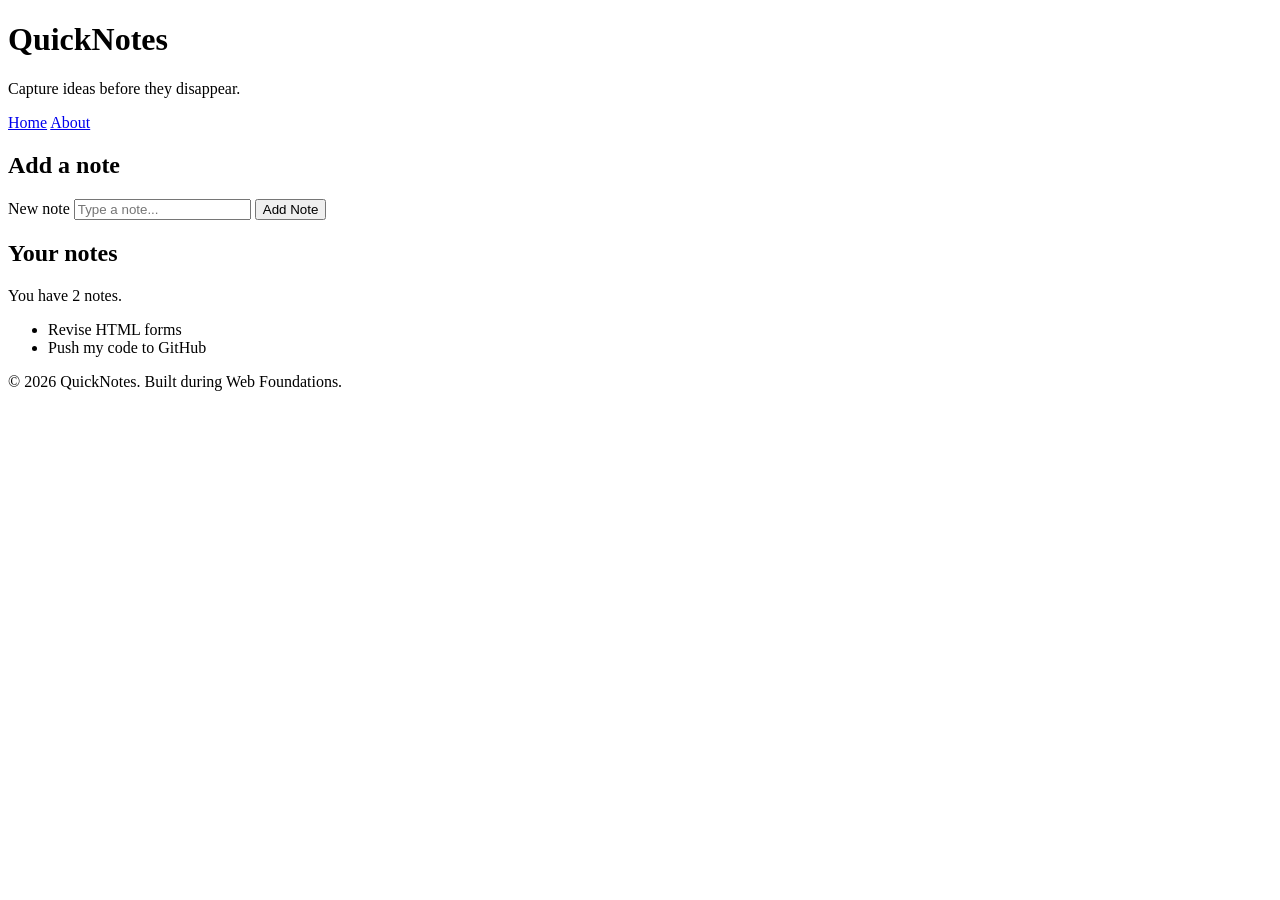
<file: day1/index.html>
<!DOCTYPE html>
<html lang="en">
  <head>
    <meta charset="UTF-8" />
    <meta name="viewport" content="width=device-width, initial-scale=1.0" />
    <title>QuickNotes</title>
  </head>
  <body>
    <header>
      <h1>QuickNotes</h1>
      <p>Capture ideas before they disappear.</p>
      <nav>
        <a href="index.html">Home</a>
        <a href="about.html">About</a>
      </nav>
    </header>

    <main>
      <section>
        <h2>Add a note</h2>
        <form id="note-form">
          <label for="note-input">New note</label>
          <input type="text" id="note-input" placeholder="Type a note..." />
          <button type="submit">Add Note</button>
        </form>
      </section>

      <section>
        <h2>Your notes</h2>
        <p id="note-count">You have 2 notes.</p>
        <ul id="notes-list">
          <li>Revise HTML forms</li>
          <li>Push my code to GitHub</li>
        </ul>
      </section>
    </main>

    <footer>
      <p>&copy; 2026 QuickNotes. Built during Web Foundations.</p>
    </footer>
  </body>
</html>
</file>
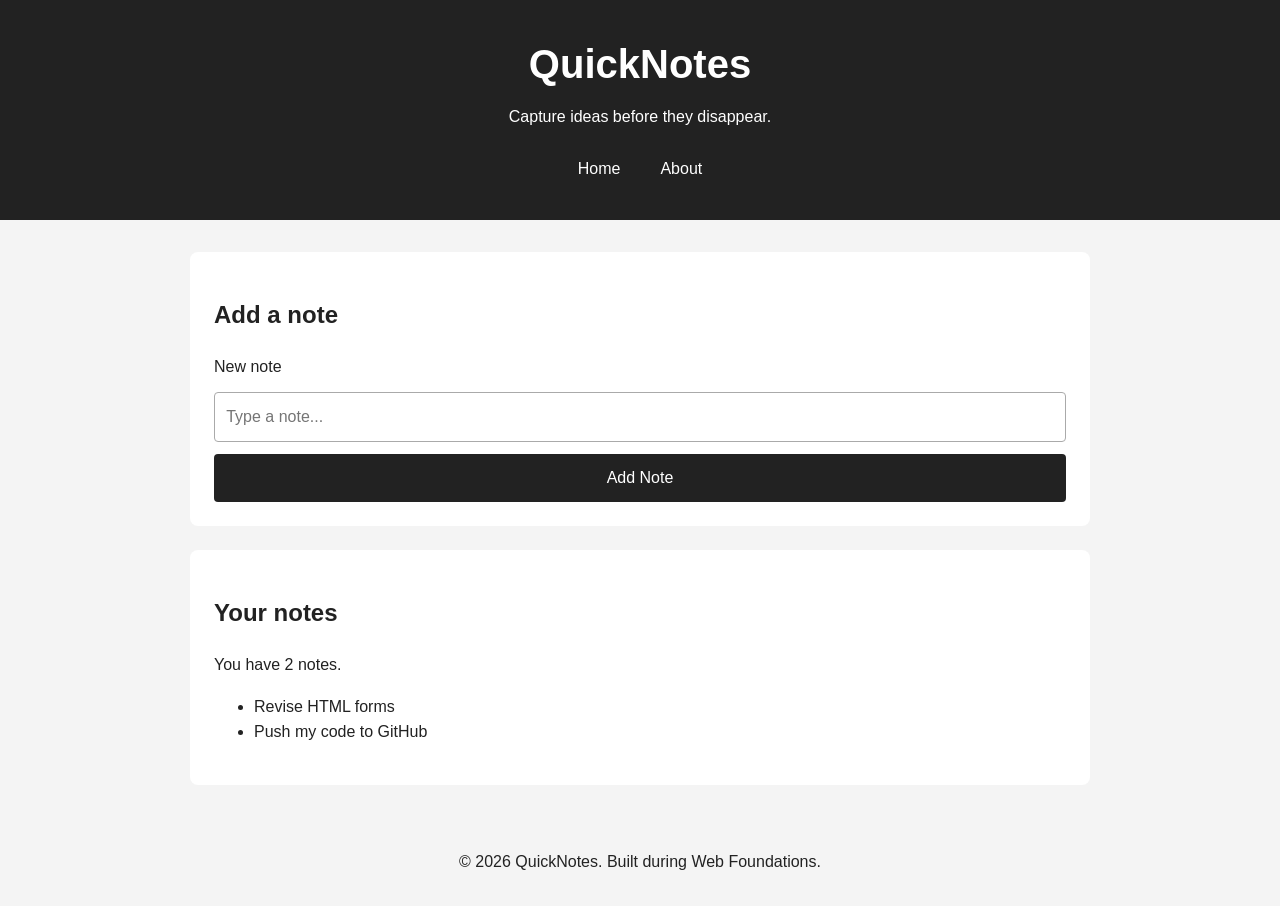
<file: day2/index.html>
<!DOCTYPE html>
<html lang="en">
  <head>
    <meta charset="UTF-8" />
    <meta name="viewport" content="width=device-width, initial-scale=1.0" />
    <title>QuickNotes</title>
    <link rel="stylesheet" href="style.css" />
  </head>
  <body>
    <header>
      <h1>QuickNotes</h1>
      <p>Capture ideas before they disappear.</p>
      <nav>
        <a href="index.html">Home</a>
        <a href="about.html">About</a>
      </nav>
    </header>

    <main>
      <section>
        <h2>Add a note</h2>
        <form id="note-form">
          <label for="note-input">New note</label>
          <input type="text" id="note-input" placeholder="Type a note..." />
          <button type="submit">Add Note</button>
        </form>
      </section>

      <section>
        <h2>Your notes</h2>
        <p id="note-count">You have 2 notes.</p>
        <ul id="notes-list">
          <li>Revise HTML forms</li>
          <li>Push my code to GitHub</li>
        </ul>
      </section>
    </main>

    <footer>
      <p>&copy; 2026 QuickNotes. Built during Web Foundations.</p>
    </footer>
  </body>
</html>
</file>
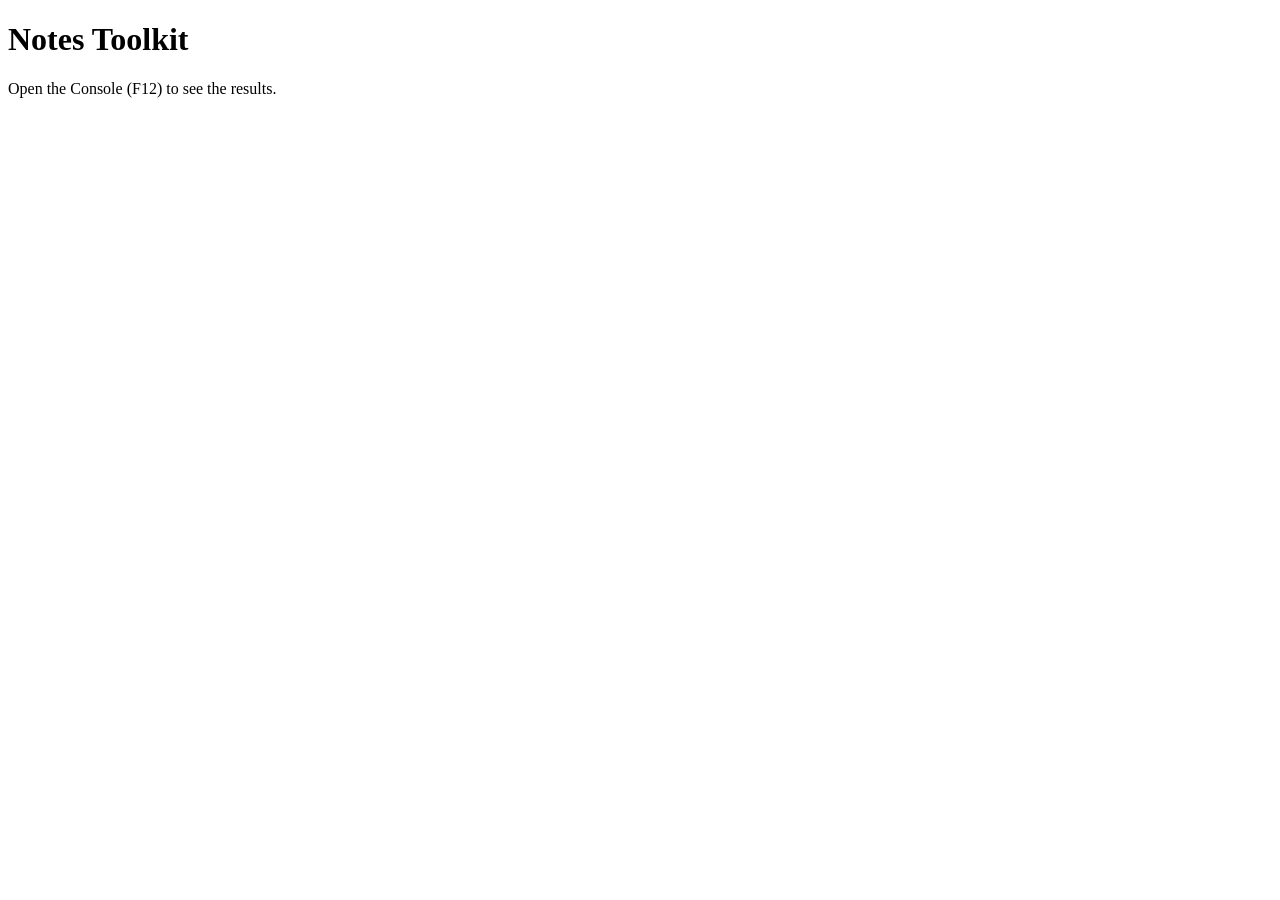
<file: day3/index.html>
<!DOCTYPE html>
<html lang="en">
  <head>
    <meta charset="UTF-8" />
    <title>Notes Toolkit</title>
    <script src="script.js" defer></script>
  </head>
  <body>
    <h1>Notes Toolkit</h1>
    <p>Open the Console (F12) to see the results.</p>
  </body>
</html>
</file>
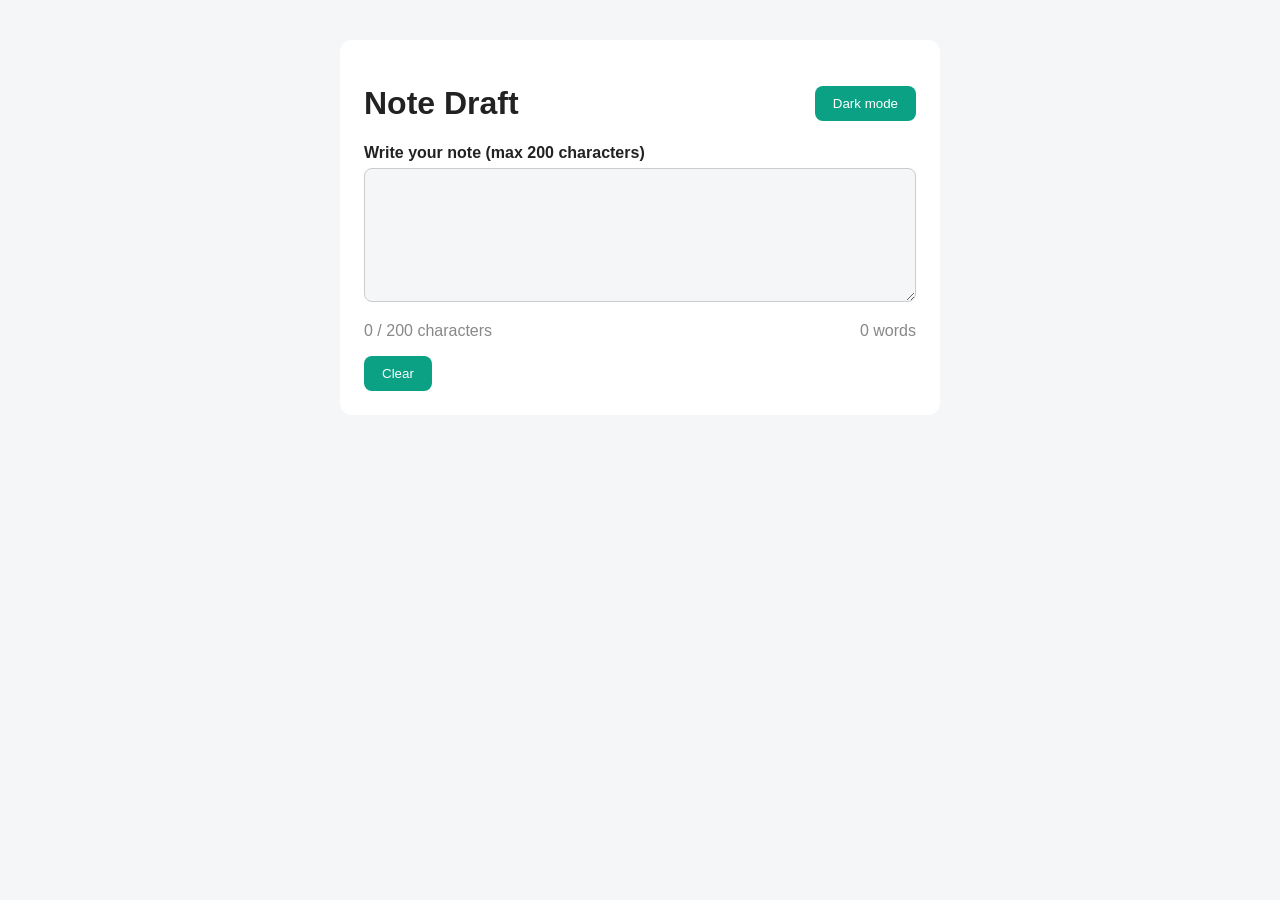
<file: day4/index.html>
<!DOCTYPE html>
<html lang="en">
  <head>
    <meta charset="UTF-8" />
    <meta name="viewport" content="width=device-width, initial-scale=1.0" />
    <title>Note Draft</title>
    <link rel="stylesheet" href="style.css" />
    <script src="script.js" defer></script>
  </head>
  <body>
    <main>
      <div class="top-bar">
        <h1>Note Draft</h1>
        <button type="button" id="theme-toggle">Dark mode</button>
      </div>

      <label for="note-text">Write your note (max 200 characters)</label>
      <textarea id="note-text" rows="6"></textarea>

      <div class="counters">
        <p id="char-count">0 / 200 characters</p>
        <p id="word-count">0 words</p>
      </div>

      <button type="button" id="clear-btn">Clear</button>
    </main>
  </body>
</html>
</file>
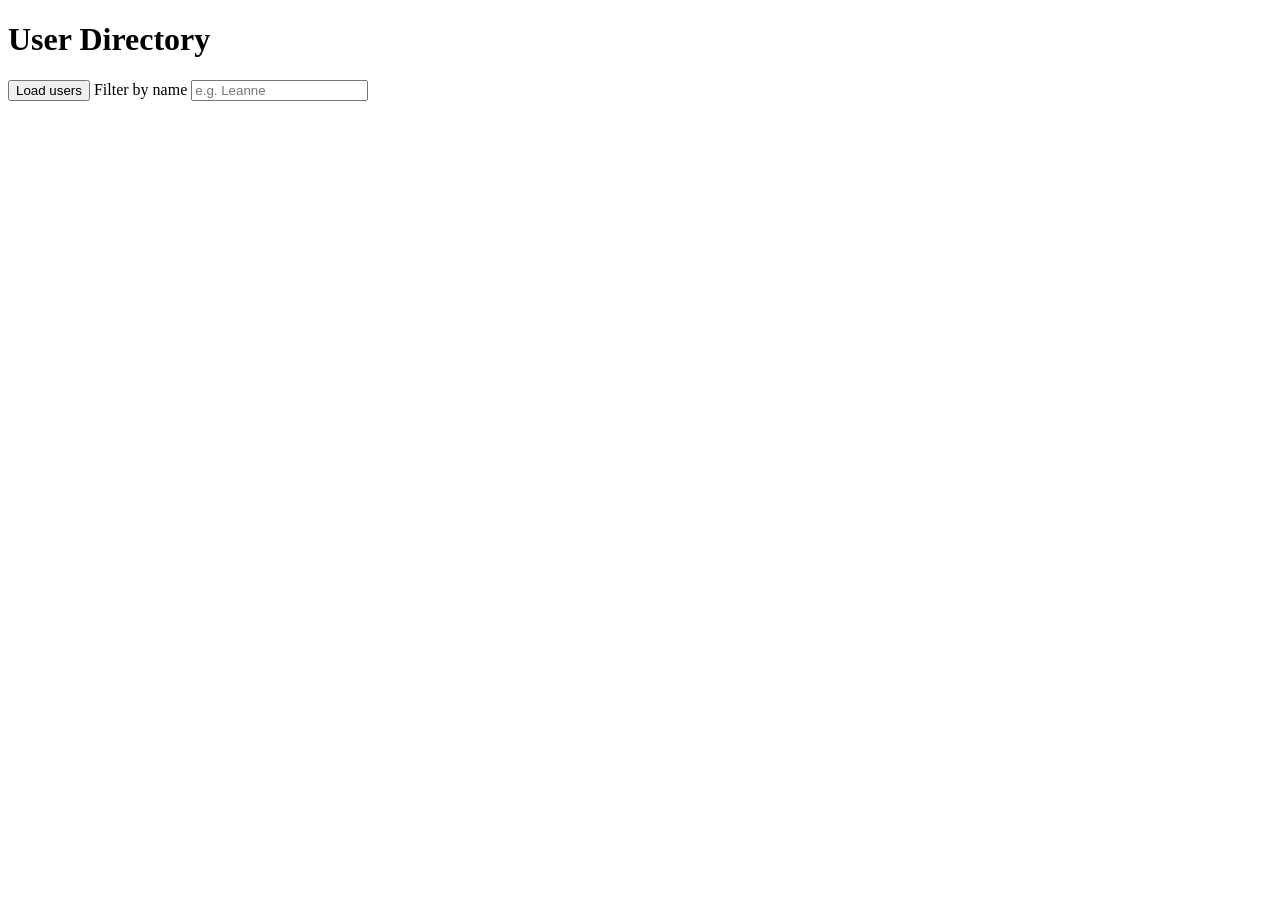
<file: day5/index.html>
<!DOCTYPE html>
<html lang="en">
  <head>
    <meta charset="UTF-8" />
    <meta name="viewport" content="width=device-width, initial-scale=1.0" />
    <title>User Directory</title>
    <script src="users.js" defer></script>
  </head>
  <body>
    <h1>User Directory</h1>
    <button type="button" id="load-users">Load users</button>

    <label for="filter-input">Filter by name</label>
    <input type="text" id="filter-input" placeholder="e.g. Leanne" />

    <p id="status"></p>
    <ul id="users-list"></ul>
  </body>
</html>
</file>
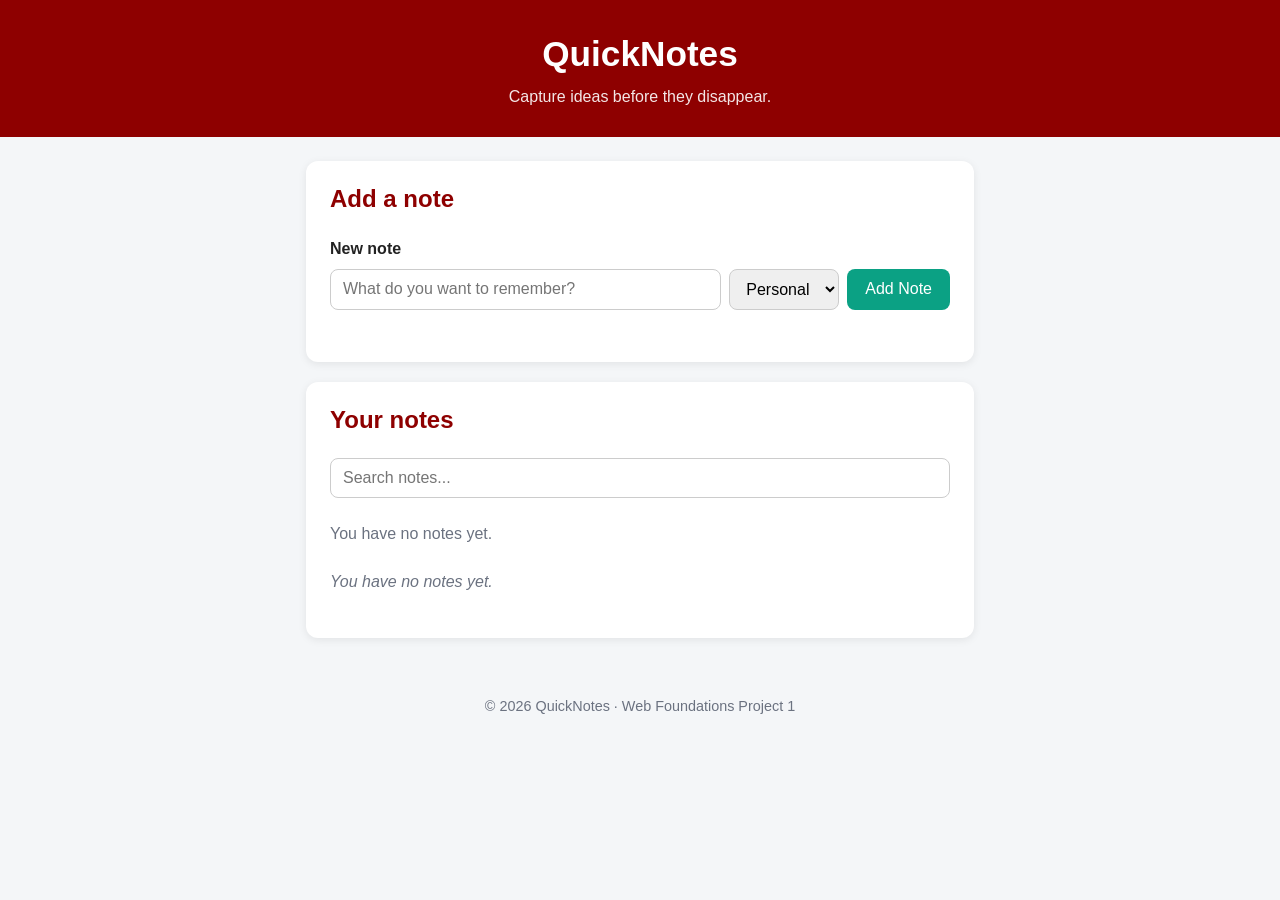
<file: projects/project1-quicknotes/index.html>
<!DOCTYPE html>
<html lang="en">
  <head>
    <meta charset="UTF-8" />
    <meta name="viewport" content="width=device-width, initial-scale=1.0" />
    <title>QuickNotes</title>
    <link rel="stylesheet" href="style.css" />
    <script src="script.js" defer></script>
  </head>
  <body>
    <header>
      <h1>QuickNotes</h1>
      <p class="tagline">Capture ideas before they disappear.</p>
    </header>

    <main>
      <section class="card">
        <h2>Add a note</h2>
        <form id="note-form">
          <label for="note-input">New note</label>
          <input
            type="text"
            id="note-input"
            maxlength="200"
            placeholder="What do you want to remember?"
            autocomplete="off"
          />
          <label for="note-category" class="visually-hidden">Category</label>
          <select id="note-category">
            <option value="personal">Personal</option>
            <option value="work">Work</option>
            <option value="study">Study</option>
          </select>
          <button type="submit">Add Note</button>
        </form>
        <p id="error-message" aria-live="polite"></p>
      </section>

      <section class="card">
        <h2>Your notes</h2>
        <label for="search-input" class="visually-hidden">Search notes</label>
        <input type="search" id="search-input" placeholder="Search notes..." />
        <p id="note-count">You have no notes yet.</p>
        <ul id="notes-list"></ul>
        <button type="button" id="clear-all" class="secondary-btn">Clear all</button>
      </section>
    </main>

    <footer>
      <p>&copy; 2026 QuickNotes &middot; Web Foundations Project 1</p>
    </footer>
  </body>
</html>
</file>
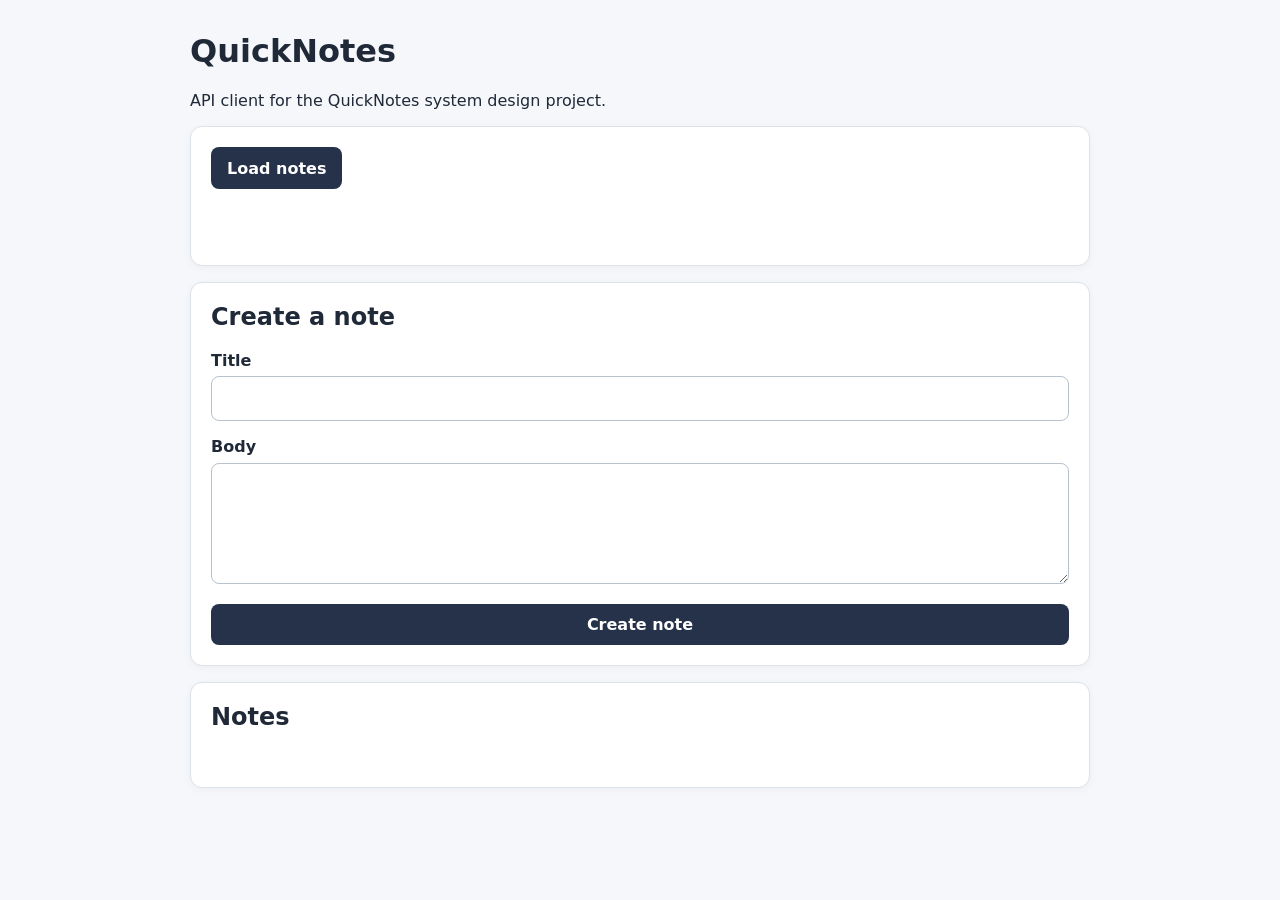
<file: projects/project2-quicknotes-system-design/index.html>
<!doctype html>
<html lang="en">
<head>
  <meta charset="UTF-8">
  <meta name="viewport" content="width=device-width, initial-scale=1.0">
  <title>QuickNotes API Client</title>
  <link rel="stylesheet" href="style.css">
  <script src="api.js" defer></script>
</head>
<body>
  <main class="container">
    <header>
      <h1>QuickNotes</h1>
      <p>API client for the QuickNotes system design project.</p>
    </header>

    <section class="panel">
      <button id="load-btn" type="button">Load notes</button>
      <p id="status" role="status" aria-live="polite"></p>
    </section>

    <section class="panel">
      <h2>Create a note</h2>
      <form id="note-form">
        <div>
          <label for="title-input">Title</label>
          <input id="title-input" name="title" type="text" maxlength="100" required>
        </div>
        <div>
          <label for="body-input">Body</label>
          <textarea id="body-input" name="body" rows="5"></textarea>
        </div>
        <button id="submit-btn" type="submit">Create note</button>
      </form>
    </section>

    <section class="panel">
      <h2>Notes</h2>
      <ul id="notes-list"></ul>
    </section>
  </main>
</body>
</html>
</file>
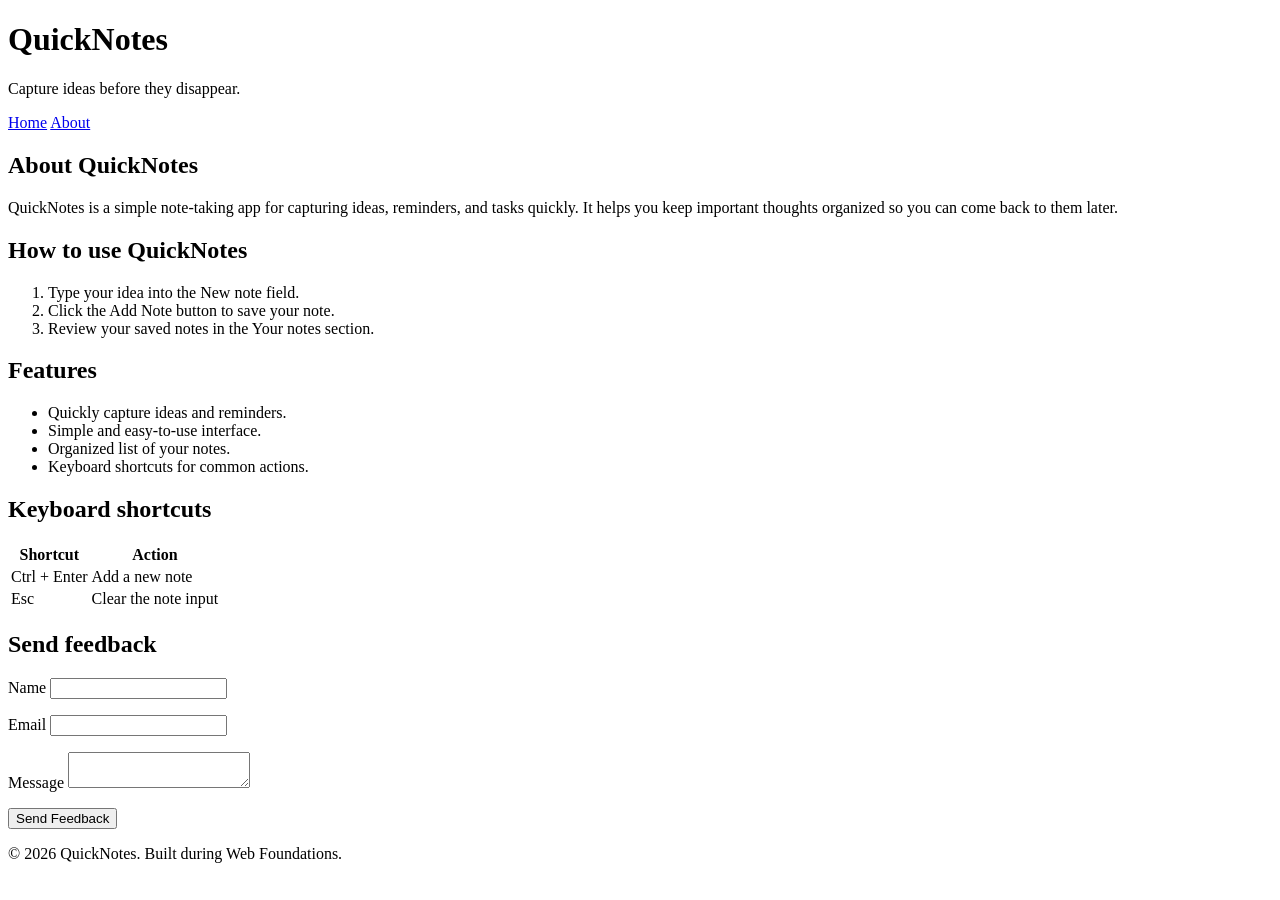
<file: day1/about.html>
<!DOCTYPE html>
<html lang="en">
  <head>
    <meta charset="UTF-8" />
    <meta name="viewport" content="width=device-width, initial-scale=1.0" />
    <title>About QuickNotes</title>
  </head>
  <body>
    <header>
      <h1>QuickNotes</h1>
      <p>Capture ideas before they disappear.</p>
      <nav>
        <a href="index.html">Home</a>
        <a href="about.html">About</a>
      </nav>
    </header>

    <main>
      <h2>About QuickNotes</h2>
      <p>
        QuickNotes is a simple note-taking app for capturing ideas, reminders,
        and tasks quickly. It helps you keep important thoughts organized so
        you can come back to them later.
      </p>

      <section>
        <h2>How to use QuickNotes</h2>
        <ol>
          <li>Type your idea into the New note field.</li>
          <li>Click the Add Note button to save your note.</li>
          <li>Review your saved notes in the Your notes section.</li>
        </ol>
      </section>

      <section>
        <h2>Features</h2>
        <ul>
          <li>Quickly capture ideas and reminders.</li>
          <li>Simple and easy-to-use interface.</li>
          <li>Organized list of your notes.</li>
          <li>Keyboard shortcuts for common actions.</li>
        </ul>
      </section>

      <section>
        <h2>Keyboard shortcuts</h2>
        <table>
          <thead>
            <tr>
              <th>Shortcut</th>
              <th>Action</th>
            </tr>
          </thead>
          <tbody>
            <tr>
              <td>Ctrl + Enter</td>
              <td>Add a new note</td>
            </tr>
            <tr>
              <td>Esc</td>
              <td>Clear the note input</td>
            </tr>
          </tbody>
        </table>
      </section>

      <section>
        <h2>Send feedback</h2>
        <form>
          <p>
            <label for="name">Name</label>
            <input type="text" id="name" name="name" required />
          </p>
          <p>
            <label for="email">Email</label>
            <input type="email" id="email" name="email" required />
          </p>
          <p>
            <label for="message">Message</label>
            <textarea id="message" name="message" required></textarea>
          </p>
          <button type="submit">Send Feedback</button>
        </form>
      </section>
    </main>

    <footer>
      <p>&copy; 2026 QuickNotes. Built during Web Foundations.</p>
    </footer>
  </body>
</html>
</file>
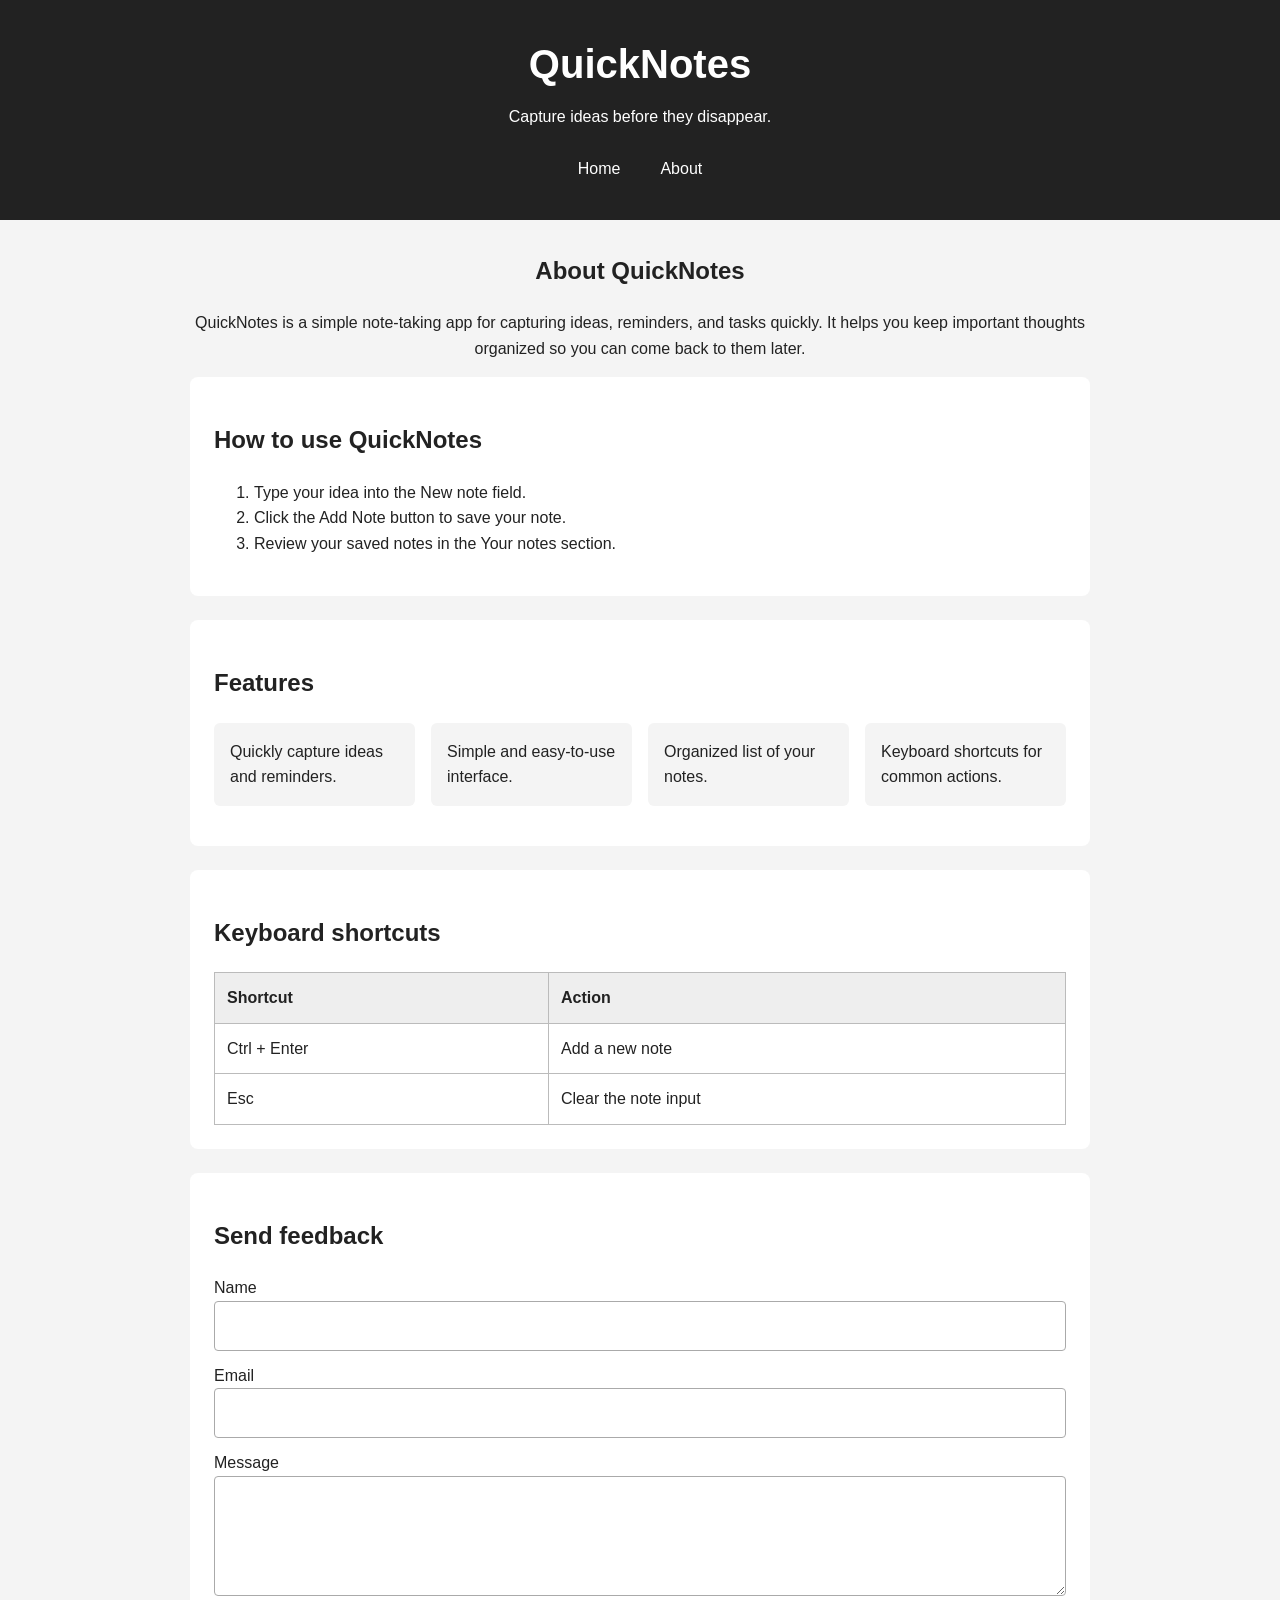
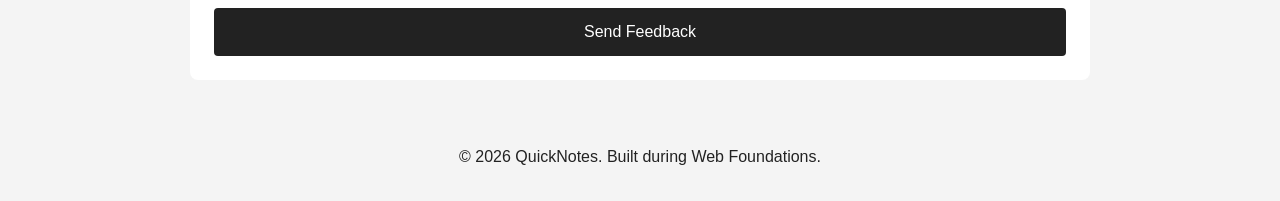
<file: day2/about.html>
<!DOCTYPE html>
<html lang="en">
  <head>
    <meta charset="UTF-8" />
    <meta name="viewport" content="width=device-width, initial-scale=1.0" />
    <title>About QuickNotes</title>
    <link rel="stylesheet" href="style.css" />
  </head>
  <body>
    <header>
      <h1>QuickNotes</h1>
      <p>Capture ideas before they disappear.</p>
      <nav>
        <a href="index.html">Home</a>
        <a href="about.html">About</a>
      </nav>
    </header>

    <main>
      <h2>About QuickNotes</h2>
      <p>
        QuickNotes is a simple note-taking app for capturing ideas, reminders,
        and tasks quickly. It helps you keep important thoughts organized so
        you can come back to them later.
      </p>

      <section>
        <h2>How to use QuickNotes</h2>
        <ol>
          <li>Type your idea into the New note field.</li>
          <li>Click the Add Note button to save your note.</li>
          <li>Review your saved notes in the Your notes section.</li>
        </ol>
      </section>

      <section>
        <h2>Features</h2>
        <ul class="features">
          <li>Quickly capture ideas and reminders.</li>
          <li>Simple and easy-to-use interface.</li>
          <li>Organized list of your notes.</li>
          <li>Keyboard shortcuts for common actions.</li>
        </ul>
      </section>

      <section>
        <h2>Keyboard shortcuts</h2>
        <table>
          <thead>
            <tr>
              <th>Shortcut</th>
              <th>Action</th>
            </tr>
          </thead>
          <tbody>
            <tr>
              <td>Ctrl + Enter</td>
              <td>Add a new note</td>
            </tr>
            <tr>
              <td>Esc</td>
              <td>Clear the note input</td>
            </tr>
          </tbody>
        </table>
      </section>

      <section>
        <h2>Send feedback</h2>
        <form>
          <p>
            <label for="name">Name</label>
            <input type="text" id="name" name="name" required />
          </p>
          <p>
            <label for="email">Email</label>
            <input type="email" id="email" name="email" required />
          </p>
          <p>
            <label for="message">Message</label>
            <textarea id="message" name="message" required></textarea>
          </p>
          <button type="submit">Send Feedback</button>
        </form>
      </section>
    </main>

    <footer>
      <p>&copy; 2026 QuickNotes. Built during Web Foundations.</p>
    </footer>
  </body>
</html>
</file>
<file: day2/style.css>
* {
  box-sizing: border-box;
}

body {
  margin: 0;
  font-family: Arial, sans-serif;
  line-height: 1.6;
  background: #f4f4f4;
  color: #222;
}

header {
  padding: 2rem;
  text-align: center;
  background: #222;
  color: #fff;
}

header h1 {
  margin: 0;
  font-size: 2.5rem;
}

header p {
  margin: 0.5rem 0 1.25rem;
}

nav {
  display: flex;
  justify-content: center;
  gap: 16px;
}

nav a {
  color: #fff;
  text-decoration: none;
  padding: 0.4rem 0.75rem;
  border-radius: 4px;
  transition: background-color 0.2s ease, color 0.2s ease;
}

nav a:hover {
  background: #fff;
  color: #222;
}

main {
  width: 90%;
  max-width: 900px;
  margin: 2rem auto;
}

main > h2,
main > p {
  text-align: center;
}

section {
  margin-bottom: 1.5rem;
  padding: 1.5rem;
  background: #fff;
  border-radius: 8px;
}

.features {
  display: grid;
  grid-template-columns: repeat(auto-fit, minmax(180px, 1fr));
  gap: 1rem;
  padding: 0;
  list-style: none;
}

.features li {
  padding: 1rem;
  background: #f4f4f4;
  border-radius: 6px;
}

table {
  width: 100%;
  border-collapse: collapse;
}

th,
td {
  border: 1px solid #bbb;
  padding: 0.75rem;
  text-align: left;
}

th {
  background: #eee;
}

form {
  display: flex;
  flex-direction: column;
  gap: 0.75rem;
}

form p {
  display: flex;
  flex-direction: column;
  margin: 0;
}

input,
textarea {
  width: 100%;
  padding: 0.7rem;
  font: inherit;
  border: 1px solid #aaa;
  border-radius: 4px;
}

textarea {
  min-height: 120px;
  resize: vertical;
}

button {
  padding: 0.7rem 1rem;
  border: 0;
  border-radius: 4px;
  background: #222;
  color: #fff;
  font: inherit;
  cursor: pointer;
  transition: background-color 0.2s ease, transform 0.2s ease;
}

button:hover {
  background: #444;
  transform: translateY(-1px);
}

footer {
  padding: 1rem;
  text-align: center;
}

@media (max-width: 600px) {
  header {
    padding: 1.25rem;
  }

  header h1 {
    font-size: 2rem;
  }

  main {
    width: 94%;
    margin: 1rem auto;
  }

  section {
    padding: 1rem;
  }
}
</file>
<file: day4/style.css>
:root {
  --bg: #f4f6f8;
  --card: #ffffff;
  --text: #222222;
  --border: #cccccc;
  --accent: #0ba184;
}

body.dark {
  --bg: #121212;
  --card: #1e1e1e;
  --text: #eeeeee;
  --border: #444444;
  --accent: #34d3b1;
}

*,
*::before,
*::after {
  box-sizing: border-box;
}

body {
  margin: 0;
  font-family: "Segoe UI", Arial, sans-serif;
  background: var(--bg);
  color: var(--text);
  transition: background 0.3s ease, color 0.3s ease;
}

main {
  max-width: 600px;
  margin: 40px auto;
  padding: 24px;
  background: var(--card);
  border-radius: 12px;
}

.top-bar {
  display: flex;
  justify-content: space-between;
  align-items: center;
}

label {
  display: block;
  font-weight: bold;
  margin-bottom: 6px;
}

textarea {
  width: 100%;
  padding: 12px;
  border: 1px solid var(--border);
  border-radius: 8px;
  background: var(--bg);
  color: var(--text);
  font: inherit;
  resize: vertical;
}

.counters {
  display: flex;
  justify-content: space-between;
  color: #888888;
}

.warning {
  color: #d97706;
}

.over {
  color: #b91c1c;
  font-weight: bold;
}

button {
  background: var(--accent);
  color: #ffffff;
  border: none;
  padding: 10px 18px;
  border-radius: 8px;
  cursor: pointer;
}

button:hover {
  filter: brightness(0.95);
}

@media (max-width: 600px) {
  main {
    margin: 20px 12px;
    padding: 18px;
  }

  .top-bar {
    gap: 12px;
    align-items: flex-start;
  }

  .top-bar h1 {
    margin-top: 0;
  }
}
</file>
<file: projects/project1-quicknotes/style.css>
:root {
  --red: #8e0000;
  --teal: #0ba184;
  --blue: #2563eb;
  --bg: #f4f6f8;
  --text: #222;
  --muted: #6b7280;
}

*,
*::before,
*::after { box-sizing: border-box; }

body {
  margin: 0;
  font-family: "Segoe UI", Arial, sans-serif;
  background: var(--bg);
  color: var(--text);
  line-height: 1.5;
}

.visually-hidden {
  position: absolute;
  width: 1px;
  height: 1px;
  overflow: hidden;
  clip: rect(0 0 0 0);
  white-space: nowrap;
}

header {
  background: var(--red);
  color: white;
  text-align: center;
  padding: 28px 16px;
}

header h1 { margin: 0; font-size: 2.2rem; }
.tagline { margin: 4px 0 0; opacity: 0.9; }

footer {
  text-align: center;
  color: var(--muted);
  padding: 20px;
  font-size: 0.9rem;
}

main {
  max-width: 700px;
  margin: 24px auto;
  padding: 0 16px;
}

.card {
  background: white;
  border-radius: 12px;
  padding: 20px 24px;
  margin-bottom: 20px;
  box-shadow: 0 2px 8px rgba(0, 0, 0, 0.08);
}

.card h2 { margin-top: 0; color: var(--red); }

#note-form {
  display: flex;
  flex-wrap: wrap;
  gap: 8px;
}

#note-form > label[for="note-input"] {
  width: 100%;
  font-weight: bold;
}

#note-input,
#note-category,
#search-input {
  padding: 10px 12px;
  border: 1px solid #ccc;
  border-radius: 8px;
  font-size: 1rem;
}

#note-input { flex: 1; min-width: 0; }
#search-input { width: 100%; margin-bottom: 8px; }

#error-message {
  color: var(--red);
  font-weight: bold;
  min-height: 1.5em;
  margin: 8px 0 0;
}

button {
  background: var(--teal);
  color: white;
  border: none;
  border-radius: 8px;
  padding: 10px 18px;
  font-size: 1rem;
  cursor: pointer;
  transition: background 0.2s;
}

button:hover { background: #088a70; }

.delete-btn {
  background: var(--red);
  padding: 6px 12px;
  font-size: 0.85rem;
}

.delete-btn:hover { background: #6b0000; }

.secondary-btn {
  background: #e5e7eb;
  color: var(--text);
}

.secondary-btn:hover { background: #d1d5db; }

#note-count { color: var(--muted); }

#notes-list {
  list-style: none;
  padding: 0;
  margin: 0 0 16px;
}

.note {
  display: flex;
  justify-content: space-between;
  align-items: center;
  gap: 12px;
  background: #fffdf5;
  border: 1px solid #eee;
  border-left: 5px solid var(--teal);
  border-radius: 8px;
  padding: 12px 16px;
  margin-bottom: 10px;
}

.note-body { flex: 1; overflow-wrap: anywhere; }
.note-text { margin: 0 0 4px; }
.note-meta { font-size: 0.8rem; color: var(--muted); }

.badge {
  display: inline-block;
  padding: 1px 8px;
  border-radius: 999px;
  color: white;
  font-size: 0.75rem;
  margin-right: 6px;
}

.category-personal { border-left-color: var(--teal); }
.category-work { border-left-color: var(--red); }
.category-study { border-left-color: var(--blue); }

.category-personal .badge { background: var(--teal); }
.category-work .badge { background: var(--red); }
.category-study .badge { background: var(--blue); }

.empty-message {
  color: var(--muted);
  font-style: italic;
  padding: 8px 0;
}

@media (max-width: 600px) {
  #note-form { flex-direction: column; }
  .note { flex-direction: column; align-items: flex-start; }
  header h1 { font-size: 1.8rem; }
}
</file>
<file: projects/project2-quicknotes-system-design/style.css>
:root {
  font-family: system-ui, -apple-system, BlinkMacSystemFont, "Segoe UI", sans-serif;
  color: #1f2937;
  background: #f5f7fb;
}

* { box-sizing: border-box; }

body { margin: 0; }

.container {
  width: min(900px, 92%);
  margin: 0 auto;
  padding: 2rem 0 4rem;
}

h1, h2, h3 { margin-top: 0; }

.panel {
  background: #fff;
  padding: 1.25rem;
  margin: 1rem 0;
  border: 1px solid #dbe2ea;
  border-radius: 12px;
  box-shadow: 0 2px 8px rgba(0,0,0,.04);
}

form {
  display: grid;
  gap: 1rem;
}

label {
  display: block;
  font-weight: 700;
  margin-bottom: .4rem;
}

input, textarea {
  width: 100%;
  padding: .75rem;
  border: 1px solid #b8c2cc;
  border-radius: 8px;
  font: inherit;
}

button {
  border: 0;
  border-radius: 8px;
  padding: .7rem 1rem;
  font: inherit;
  font-weight: 700;
  cursor: pointer;
  background: #25324a;
  color: #fff;
}

button:disabled {
  opacity: .55;
  cursor: not-allowed;
}

#status {
  min-height: 1.5rem;
  font-weight: 600;
}

#status.success { color: #176b3a; }
#status.error { color: #b42318; }
#status.loading { color: #5d4b00; }

#notes-list {
  list-style: none;
  padding: 0;
  display: grid;
  gap: .8rem;
}

.note {
  border: 1px solid #dbe2ea;
  border-radius: 10px;
  padding: 1rem;
}

.note h3 {
  margin-bottom: .4rem;
}

.note p {
  white-space: pre-wrap;
}

.note button {
  background: #8b2635;
}

.empty-state {
  padding: 1rem;
  color: #667085;
  text-align: center;
}
</file>
